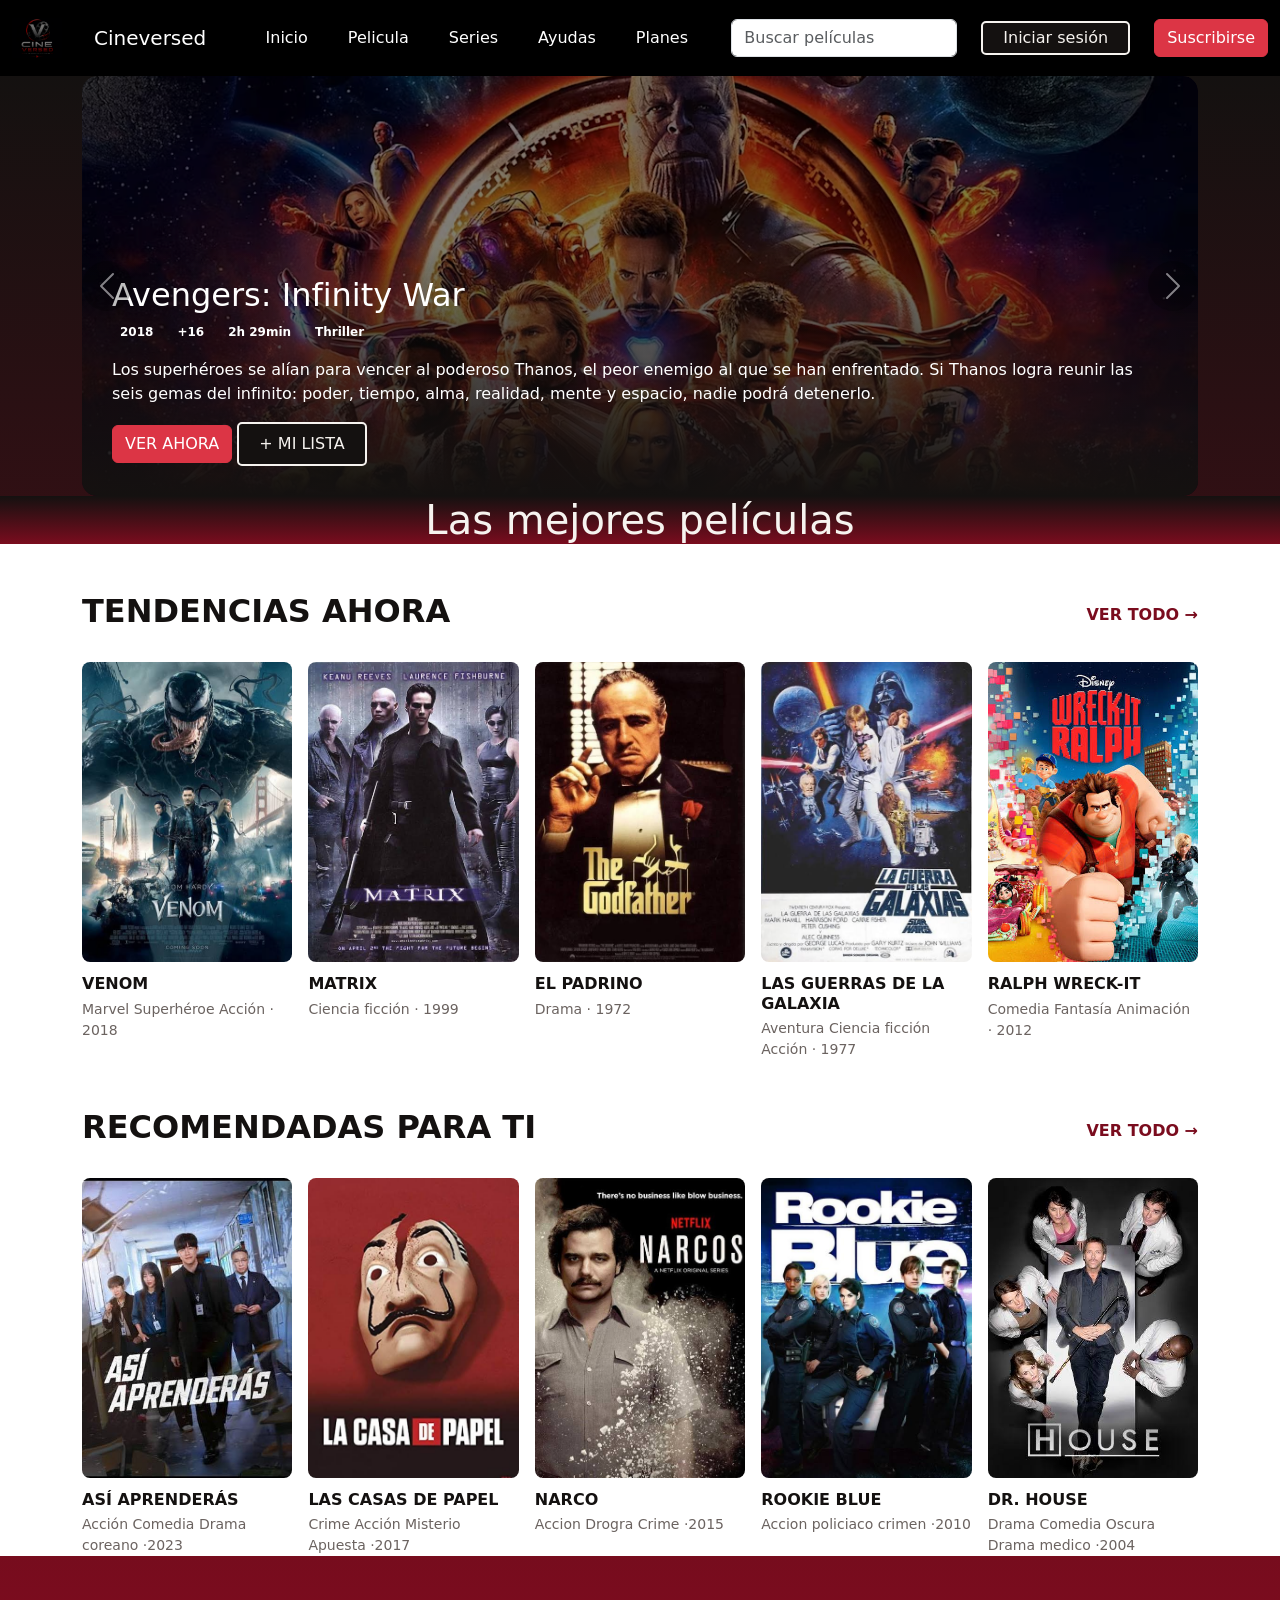
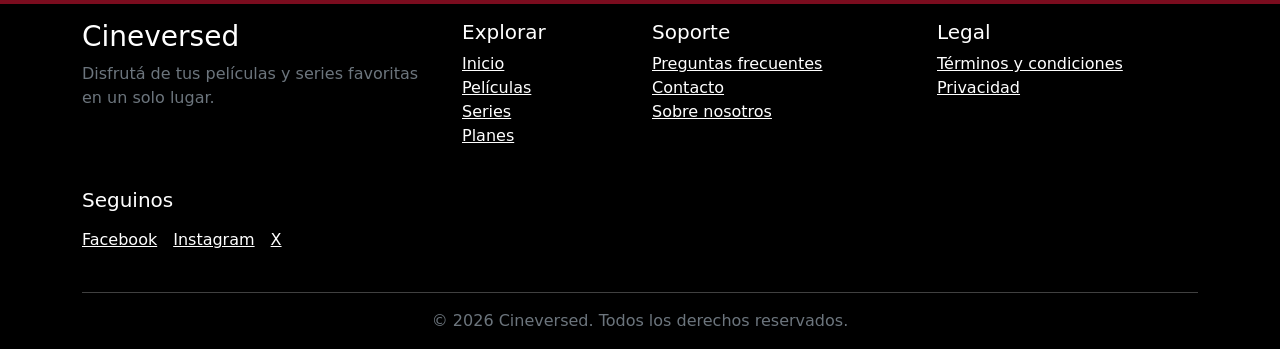
<file: index.html>
<!doctype html>
<html lang="es">
  <head>
    <meta charset="UTF-8" />
    <meta name="viewport" content="width=device-width, initial-scale=1.0" />
    <meta name="keywords" content="pagina de streaming" />
    <meta
      name="description"
      content="Página de streaming de películas y series"
    />
    <meta
      name="author"
      content="Aguilar Ali Abraham,Axel canavidez,gerónimo zubelza,Matías fiori"
    />
    <link rel="icon" href="img/700BD687-DCB7-4918-AD38-F5FC415C221A.png" />
    <title>cineversed</title>

    <link
      href="https://cdn.jsdelivr.net/npm/bootstrap@5.3.8/dist/css/bootstrap.min.css"
      rel="stylesheet"
      integrity="sha384-sRIl4kxILFvY47J16cr9ZwB07vP4J8+LH7qKQnuqkuIAvNWLzeN8tE5YBujZqJLB"
      crossorigin="anonymous"
    />
    <link rel="stylesheet" href="./css/style.css" />
  </head>
  <body class="d-flex flex-column min-vh-100">
    <header class="navbar-bg">
      <nav class="navbar navbar-expand-lg bg-black">
        <div class="container-fluid">
          <a class="navbar-brand d-flex align-items-center" href="index.html">
            <img
              class="navbar-brand got"
              src="img/700BD687-DCB7-4918-AD38-F5FC415C221A.png"
              alt="Logo"
            />
          </a>
          <a class="navbar-brand text-white" href="index.html">Cineversed</a>
          <button
            class="navbar-toggler"
            type="button"
            data-bs-toggle="collapse"
            data-bs-target="#navbarSupportedContent"
            aria-controls="navbarSupportedContent"
            aria-expanded="false"
            aria-label="Toggle navigation"
          >
            <span class="navbar-toggler-icon text-white"></span>
          </button>
          <div class="collapse navbar-collapse" id="navbarSupportedContent">
            <ul class="navbar-nav mx-auto gap-lg-4 text-center py-3 py-lg-0">
              <li class="nav-item">
                <a
                  class="nav-link active text-white"
                  aria-current="page"
                  href="index.html"
                  >Inicio</a
                >
              </li>
              <li class="nav-item">
                <a class="nav-link text-white" href="#peliculas">Pelicula</a>
              </li>
              <li class="nav-item">
                <a class="nav-link text-white" href="#series">Series</a>
              </li>
              <li class="nav-item">
                <a class="nav-link text-white" href="#">Ayudas</a>
              </li>
              <li class="nav-item">
                <a class="nav-link text-white" href="./page/planes.html"
                  >Planes</a
                >
              </li>
            </ul>
            <form class="d-flex align-items-center gap-4" role="search">
              <input
                class="form-control"
                type="search"
                placeholder="Buscar películas"
                aria-label="Buscar películas"
              />
              <a
                href="#"
                class="btn btn-outline-light btn-god gap-2 text-nowrap"
                data-bs-toggle="modal"
                data-bs-target="#exampleModal"
              >
                Iniciar sesión
              </a>
              <a href="#" class="btn btn-danger"> Suscribirse </a>
            </form>
          </div>
        </div>
      </nav>
    </header>
    <main class="flex-grow-1 contenedor-color">
      <section class="container">
        <div
          id="carouselExampleRide"
          class="carousel slide"
          data-bs-ride="true"
        >
          <div class="carousel-inner">
            <div class="carousel-item active contenedor-imagen">
              <img
                src="./img/avengers-infinity-war-poster.avif "
                class="d-block w-100"
                alt="..."
              />
              <div class="texto-imagen">
                <h2>Avengers: Infinity War</h2>
                <div class="d-flex gap-2 mb-3 flex-wrap">
                  <span class="badge-meta badge rounded-2 px-2 py-1">2018</span>
                  <span class="badge-meta badge rounded-2 px-2 py-1">+16</span>
                  <span class="badge-meta badge rounded-2 px-2 py-1"
                    >2h 29min</span
                  >
                  <span class="badge-meta badge rounded-2 px-2 py-1"
                    >Thriller</span
                  >
                </div>
                <p>
                  Los superhéroes se alían para vencer al poderoso Thanos, el
                  peor enemigo al que se han enfrentado. Si Thanos logra reunir
                  las seis gemas del infinito: poder, tiempo, alma, realidad,
                  mente y espacio, nadie podrá detenerlo.
                </p>
                <a class="btn btn-danger" href="./page/videos.html">VER AHORA</a>
                <a class="btn btn-outline-light btn-olo" href="#">+ MI LISTA</a>
              </div>
            </div>

            <div class="carousel-item contenedor-imagen">
              <img
                src="img/Masters_of_the_Air_key_art_graphic_header_4_1_show_home.jpg.og.jpg"
                class="d-block w-100 img"
                alt="..."
              />
              <div class="texto-imagen">
                <h2>Los Amos del Aire</h2>
                <div class="d-flex gap-2 mb-3 flex-wrap">
                  <span class="badge-meta badge rounded-2 px-2 py-1">2026</span>
                  <span class="badge-meta badge rounded-2 px-2 py-1">+16</span>
                  <span class="badge-meta badge rounded-2 px-2 py-1"
                    >56min</span
                  >
                  <span class="badge-meta badge rounded-2 px-2 py-1"
                    >Thriller</span
                  >
                </div>
                <p>
                  Una miniserie dramática de guerra estadounidense basada en las
                  acciones de la Octava Fuerza Aérea de las Fuerzas Aéreas del
                  Ejército de los Estados Unidos durante la Segunda Guerra
                  Mundial.
                </p>
                <a class="btn btn-danger" href="./page/">VER AHORA</a>
                <a class="btn btn-outline-light btn-olo" href="#">+ MI LISTA</a>
              </div>
            </div>

            <div class="carousel-item contenedor-imagen">
              <img src="img/asdsa.jpg" class="d-block w-100 img" alt="..." />
              <div class="texto-imagen">
                <h2>Spider-Man: Into the Spider-Verse</h2>
                <div class="d-flex gap-2 mb-3 flex-wrap">
                  <span class="badge-meta badge rounded-2 px-2 py-1">2018</span>
                  <span class="badge-meta badge rounded-2 px-2 py-1">+16</span>
                  <span class="badge-meta badge rounded-2 px-2 py-1"
                    >1h 57min</span
                  >
                  <span class="badge-meta badge rounded-2 px-2 py-1"
                    >Animación</span
                  >
                </div>
                <p>
                  Luego de ser mordido por una araña radioactiva, el joven Miles
                  Morales desarrolla misteriosos poderes que lo transforman en
                  el Hombre Araña. Ahora deberá usar sus nuevas habilidades ante
                  el malvado Kingpin, un enorme demente que puede abrir portales
                  hacia otros universos.
                </p>
                <a class="btn btn-danger" href="./page/videos2.html">VER AHORA</a>
                <a class="btn btn-outline-light btn-olo" href="#">+ MI LISTA</a>
              </div>
            </div>
          </div>
          <button
            class="carousel-control-prev"
            type="button"
            data-bs-target="#carouselExampleRide"
            data-bs-slide="prev"
          >
            <span class="carousel-control-prev-icon" aria-hidden="true"></span>
            <span class="visually-hidden">Previous</span>
          </button>
          <button
            class="carousel-control-next"
            type="button"
            data-bs-target="#carouselExampleRide"
            data-bs-slide="next"
          >
            <span class="carousel-control-next-icon" aria-hidden="true"></span>
            <span class="visually-hidden">Next</span>
          </button>
        </div>
      </section>
      <article class="bg-white">
        <div>
          <h1 class="text-center contenedor-h1">Las mejores películas</h1>
        </div>
        <section class="container my-5" id="peliculas">
          <div class="d-flex justify-content-between align-items-center mb-4">
            <h2 class="titulo-seccion">TENDENCIAS AHORA</h2>

            <a href="./page/error404.html" class="ver-todo"> VER TODO → </a>
          </div>

          <div class="row g-3">
            <div class="col-6 col-md-4 col-lg">
              <div class="pelicula-card">
                <div class="pelicula-img">
                  <img src="img/Venom.jpg" alt="Venom" />
                </div>

                <h5>VENOM</h5>
                <p>Marvel Superhéroe Acción · 2018</p>
              </div>
            </div>

            <div class="col-6 col-md-4 col-lg">
              <div class="pelicula-card">
                <div class="pelicula-img">
                  <img src="img/Matrix.jpg" alt="Matrix" />
                </div>

                <h5>MATRIX</h5>
                <p>Ciencia ficción · 1999</p>
              </div>
            </div>

            <div class="col-6 col-md-4 col-lg">
              <div class="pelicula-card">
                <div class="pelicula-img">
                  <img src="img/the-godfather.jpg" alt="El Padrino" />
                </div>

                <h5>EL PADRINO</h5>
                <p>Drama · 1972</p>
              </div>
            </div>

            <div class="col-6 col-md-4 col-lg">
              <div class="pelicula-card">
                <div class="pelicula-img">
                  <img
                    src="img/Las Gerra Galaxia Star Wars.jpg"
                    alt="Las Guerras de la Galaxia"
                  />
                </div>

                <h5>LAS GUERRAS DE LA GALAXIA</h5>
                <p>Aventura Ciencia ficción Acción · 1977</p>
              </div>
            </div>

            <div class="col-6 col-md-4 col-lg">
              <div class="pelicula-card">
                <div class="pelicula-img">
                  <img src="img/Ralph wreck-it.jpg" alt="Ralph Wreck-It" />
                </div>

                <h5>RALPH WRECK-IT</h5>
                <p>Comedia Fantasía Animación · 2012</p>
              </div>
            </div>
          </div>
        </section>

        <section class="container my-5" id="series">
          <div class="d-flex justify-content-between align-items-center mb-4">
            <h2 class="titulo-seccion">RECOMENDADAS PARA TI</h2>

            <a href="#" class="ver-todo"> VER TODO → </a>
          </div>

          <div class="row g-3">
            <div class="col-6 col-md-4 col-lg">
              <div class="pelicula-card">
                <div class="pelicula-img">
                  <img src="img/Asi aprenderas.jpg" alt="Así aprenderás" />
                </div>

                <h5>ASÍ APRENDERÁS</h5>
                <p>Acción Comedia Drama coreano ·2023</p>
              </div>
            </div>

            <div class="col-6 col-md-4 col-lg">
              <div class="pelicula-card">
                <div class="pelicula-img">
                  <img
                    src="img/las casa de papel.jpg"
                    alt="Las Casas de Papel"
                  />
                </div>

                <h5>LAS CASAS DE PAPEL</h5>
                <p>Crime Acción Misterio Apuesta ·2017</p>
              </div>
            </div>

            <div class="col-6 col-md-4 col-lg">
              <div class="pelicula-card">
                <div class="pelicula-img">
                  <img src="img/Narcos.jpg" alt="Narcos" />
                </div>

                <h5>NARCO</h5>
                <p>Accion Drogra Crime ·2015</p>
              </div>
            </div>

            <div class="col-6 col-md-4 col-lg">
              <div class="pelicula-card">
                <div class="pelicula-img">
                  <img src="img/Rookie Blue.jpg" alt="Rookie Blue" />
                </div>

                <h5>ROOKIE BLUE</h5>
                <p>Accion policiaco crimen ·2010</p>
              </div>
            </div>

            <div class="col-6 col-md-4 col-lg">
              <div class="pelicula-card">
                <div class="pelicula-img">
                  <img src="img/DR.HOUSE.jpg" alt="DR. HOUSE" />
                </div>

                <h5>DR. HOUSE</h5>
                <p>Drama Comedia Oscura Drama medico ·2004</p>
              </div>
            </div>
          </div>
        </section>
      </article>
      </main>

      <footer class="footer bg-black text-white">
      <div class="container py-3">
        <div class="row">
          <div class="col-md-4 mb-4">
            <h3 class="logo"><span></span>Cineversed</h3>

            <p class="text-secondary">
              Disfrutá de tus películas y series favoritas en un solo lugar.
            </p>
          </div>

          <div class="col-md-2 col-6 mb-4">
            <h5>Explorar</h5>

            <ul class="list-unstyled">
              <li><a class="text-white" href="index.html">Inicio</a></li>
              <li><a class="text-white" href="#peliculas">Películas</a></li>
              <li><a class="text-white" href="#series">Series</a></li>
              <li>
                <a class="text-white" href="./page/planes.html">Planes</a>
              </li>
            </ul>
          </div>

          <div class="col-md-3 col-6 mb-4">
            <h5>Soporte</h5>

            <ul class="list-unstyled">
              <li>
                <a class="text-white" href="./page/pregutas.html"
                  >Preguntas frecuentes</a
                >
              </li>
              <li>
                <a class="text-white" href="./page/error404.html">Contacto</a>
              </li>
              <li>
                <a class="text-white" href="./page/Sobre nosotros.html"
                  >Sobre nosotros</a
                >
              </li>
            </ul>
          </div>

          <div class="col-md-3 col-6 mb-4">
            <h5>Legal</h5>

            <ul class="list-unstyled">
              <li>
                <a class="text-white" href="./page/error404.html"
                  >Términos y condiciones</a
                >
              </li>
              <li>
                <a class="text-white" href="./page/error404.html">Privacidad</a>
              </li>
            </ul>
          </div>

          <div class="col-md-3 mb-4">
            <h5>Seguinos</h5>

            <div class="d-flex gap-3 mt-3">
              <a class="text-white social" href="./page/error404.html">
                Facebook
              </a>

              <a class="text-white social" href="./page/error404.html">
                Instagram
              </a>

              <a class="text-white social" href="./page/error404.html"> X </a>
            </div>
          </div>
        </div>
        <hr />

        <div
          class="d-flex justify-content-between align-items-center flex-wrap"
        >
          <p class="mb-0 text-secondary mx-auto">
            © 2026 Cineversed. Todos los derechos reservados.
          </p>
        </div>
      </div>
      </footer>
      <script
      src="https://cdn.jsdelivr.net/npm/bootstrap@5.3.8/dist/js/bootstrap.bundle.min.js"
      integrity="sha384-FKyoEForCGlyvwx9Hj09JcYn3nv7wiPVlz7YYwJrWVcXK/BmnVDxM+D2scQbITxI"
      crossorigin="anonymous"
    ></script>
    <div
      class="modal fade"
      id="exampleModal"
      tabindex="-1"
      aria-labelledby="exampleModalLabel"
      aria-hidden="true"
    >
      <div class="modal-dialog">
        <div class="modal-content contenedor-color text-white">
          <div class="modal-header">
            <h1 class="modal-title fs-5" id="exampleModalLabel">
              Iniciar Sesion
            </h1>
            <button
              type="button"
              class="btn-close"
              data-bs-dismiss="modal"
              aria-label="Close"
            ></button>
          </div>
          <div class="modal-body">
            <form action="./page/error404.html">
              <div class="mb-3">
                <label for="exampleInputEmail1" class="form-label"
                  >Email</label
                >
                <input
                  type="email"
                  class="form-control"
                  id="exampleInputEmail1"
                  aria-describedby="emailHelp"
                  required
                />
               
              </div>
              <div class="mb-3">
                <label for="exampleInputPassword1" class="form-label"
                  >contraseña</label
                >
                <input
                  type="password"
                  class="form-control"
                  id="exampleInputPassword1" 
                  required
                />
              </div>
            
              <button type="submit" class="btn btn-primary">Iniciar Sesion</button>
            </form>
          </div>
        </div>
      </div>
    </div>
  </body>
</html>
</file>
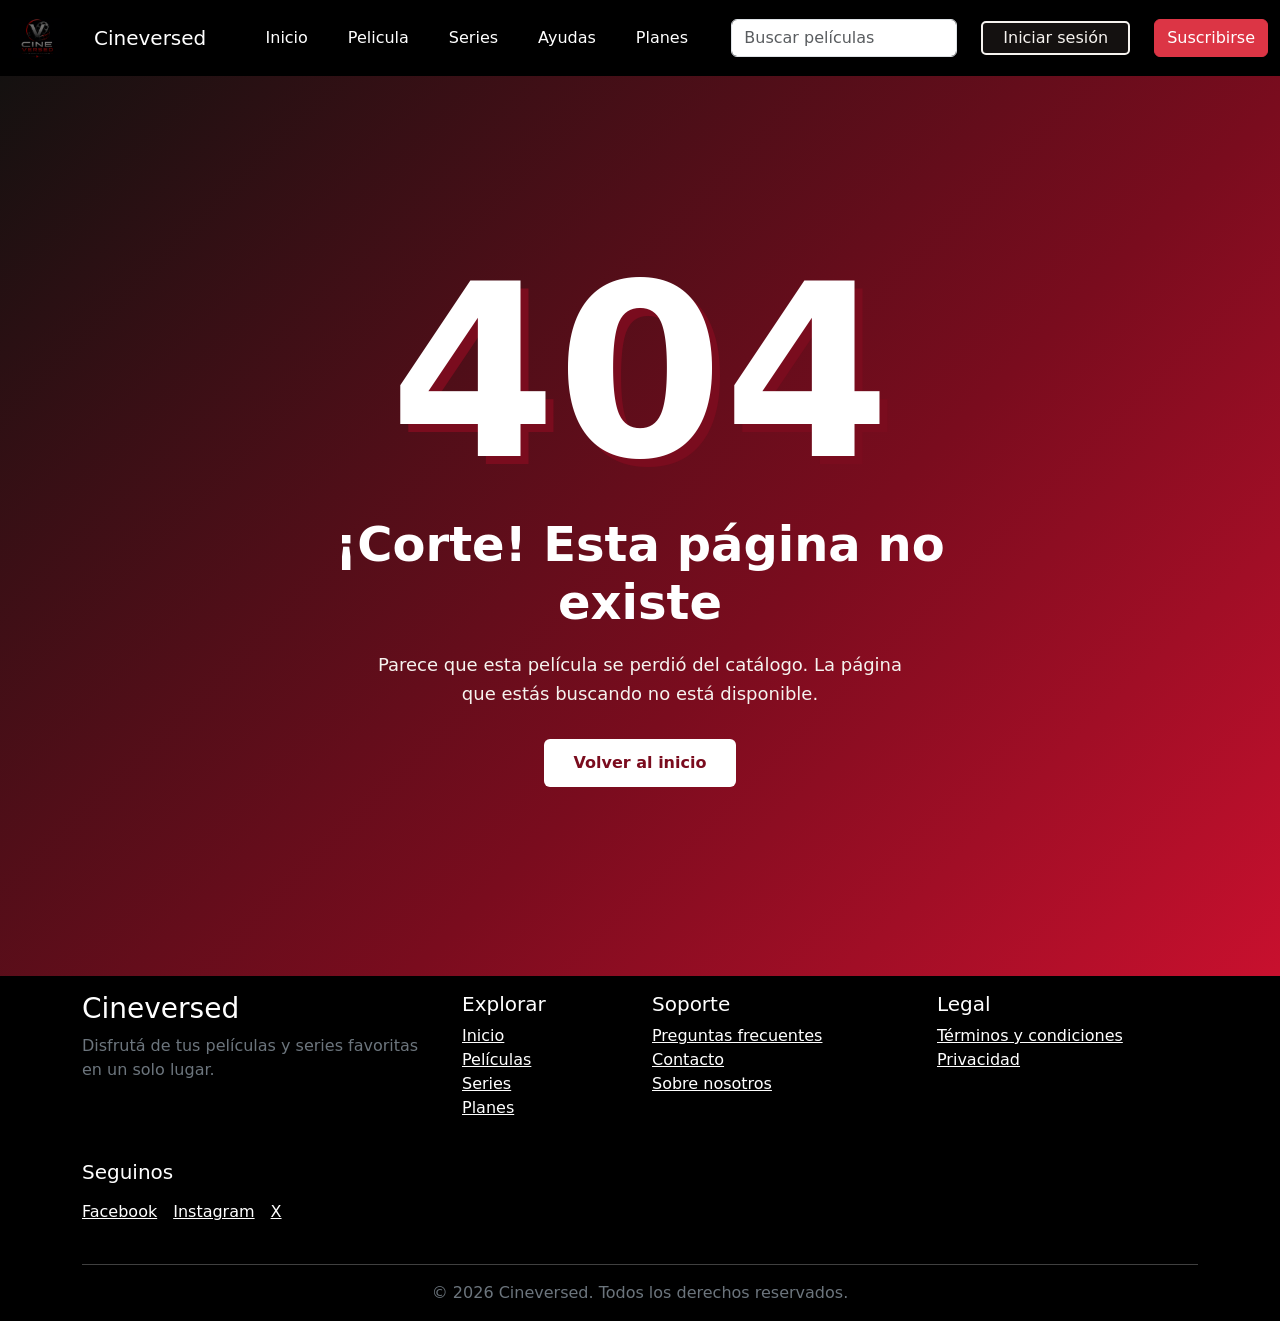
<file: page/error404.html>
<!doctype html>
<html lang="es">
  <head>
    <meta charset="UTF-8" />
    <meta name="viewport" content="width=device-width, initial-scale=1.0" />
    <meta name="keywords" content="pagina de streaming" />
    <meta
      name="description"
      content="Página de streaming de películas y series"
    />
    <meta
      name="author"
      content="Aguilar Ali Abraham,Axel canavidez,gerónimo zubelza,Matías fiori"
    />
    <link rel="icon" href="../img/700BD687-DCB7-4918-AD38-F5FC415C221A.png" />

    <title>cineversed</title>

    <link
      href="https://cdn.jsdelivr.net/npm/bootstrap@5.3.8/dist/css/bootstrap.min.css"
      rel="stylesheet"
      integrity="sha384-sRIl4kxILFvY47J16cr9ZwB07vP4J8+LH7qKQnuqkuIAvNWLzeN8tE5YBujZqJLB"
      crossorigin="anonymous"
    />
    <link rel="stylesheet" href="../css/style.css" />
  </head>
  <body class="d-flex flex-column min-vh-100">
    <header class="navbar-bg">
      <nav class="navbar navbar-expand-lg bg-black">
        <div class="container-fluid">
          <a
            class="navbar-brand d-flex align-items-center"
            href="../index.html"
          >
            <img
              class="navbar-brand got"
              src="../img/700BD687-DCB7-4918-AD38-F5FC415C221A.png"
              alt="Logo"
            />
          </a>
          <a class="navbar-brand text-white" href="../index.html">Cineversed</a>
          <button
            class="navbar-toggler"
            type="button"
            data-bs-toggle="collapse"
            data-bs-target="#navbarSupportedContent"
            aria-controls="navbarSupportedContent"
            aria-expanded="false"
            aria-label="Toggle navigation"
          >
            <span class="navbar-toggler-icon"></span>
          </button>
          <div class="collapse navbar-collapse" id="navbarSupportedContent">
            <ul class="navbar-nav mx-auto gap-lg-4 text-center py-3 py-lg-0">
              <li class="nav-item">
                <a
                  class="nav-link active text-white text-nowrap"
                  aria-current="page"
                  data-bs-toggle="modal"
                  data-bs-target="#exampleModal"
                  href="../index.html"
                  >Inicio</a
                >
              </li>
              <li class="nav-item">
                <a class="nav-link text-white" href="../index.html#peliculas"
                  >Pelicula</a
                >
              </li>
              <li class="nav-item">
                <a class="nav-link text-white" href="../index.html#series"
                  >Series</a
                >
              </li>
              <li class="nav-item">
                <a class="nav-link text-white" href="#">Ayudas</a>
              </li>
              <li class="nav-item">
                <a class="nav-link text-white" href="./planes.html">Planes</a>
              </li>
            </ul>
            <form class="d-flex align-items-center gap-4" role="search">
              <input
                class="form-control"
                type="search"
                placeholder="Buscar películas"
                aria-label="Buscar películas"
              />
              <a
                href="#"
                class="btn btn-outline-light btn-god gap-2 text-nowrap"
                data-bs-toggle="modal"
                data-bs-target="#exampleModal"
              >
                Iniciar sesión
              </a>
              <a href="#" class="btn btn-danger"> Suscribirse </a>
            </form>
          </div>
        </div>
      </nav>
    </header>
    <main class="flex-grow-1 planes-section">
      <section class="error-404">
        <div class="error-contenido">
          <span class="error-numero">404</span>

          <h1>¡Corte! Esta página no existe</h1>

          <p>
            Parece que esta película se perdió del catálogo. La página que estás
            buscando no está disponible.
          </p>

          <a href="../index.html" class="btn btn-error"> Volver al inicio </a>
        </div>
      </section>
    </main>
    <footer class="footer bg-black text-white">
      <div class="container py-3">
        <div class="row">
          <div class="col-md-4 mb-4">
            <h3 class="logo"><span></span>Cineversed</h3>

            <p class="text-secondary">
              Disfrutá de tus películas y series favoritas en un solo lugar.
            </p>
          </div>

          <div class="col-md-2 col-6 mb-4">
            <h5>Explorar</h5>

            <ul class="list-unstyled">
              <li><a class="text-white" href="../index.html">Inicio</a></li>
              <li><a class="text-white" href="#peliculas">Películas</a></li>
              <li><a class="text-white" href="#series">Series</a></li>
              <li><a class="text-white" href="planes.html">Planes</a></li>
            </ul>
          </div>

          <div class="col-md-3 col-6 mb-4">
            <h5>Soporte</h5>

            <ul class="list-unstyled">
              <li>
                <a class="text-white" href="./pregutas.html"
                  >Preguntas frecuentes</a
                >
              </li>
              <li><a class="text-white" href="">Contacto</a></li>
              <li>
                <a class="text-white" href="Sobre nosotros.html"
                  >Sobre nosotros</a
                >
              </li>
            </ul>
          </div>

          <div class="col-md-3 col-6 mb-4">
            <h5>Legal</h5>

            <ul class="list-unstyled">
              <li>
                <a class="text-white" href="#">Términos y condiciones</a>
              </li>
              <li><a class="text-white" href="#">Privacidad</a></li>
            </ul>
          </div>

          <div class="col-md-3 mb-4">
            <h5>Seguinos</h5>

            <div class="d-flex gap-3 mt-3">
              <a class="text-white" href="#" class="social"> Facebook </a>

              <a class="text-white" href="#" class="social"> Instagram </a>

              <a class="text-white" href="#" class="social"> X </a>
            </div>
          </div>
        </div>
        <hr />

        <div
          class="d-flex justify-content-between align-items-center flex-wrap"
        >
          <p class="mb-0 text-secondary mx-auto">
            © 2026 Cineversed. Todos los derechos reservados.
          </p>
        </div>
      </div>
    </footer>
    <script
      src="https://cdn.jsdelivr.net/npm/bootstrap@5.3.8/dist/js/bootstrap.bundle.min.js"
      integrity="sha384-FKyoEForCGlyvwx9Hj09JcYn3nv7wiPVlz7YYwJrWVcXK/BmnVDxM+D2scQbITxI"
      crossorigin="anonymous"
    ></script>
    <div
      class="modal fade"
      id="exampleModal"
      tabindex="-1"
      aria-labelledby="exampleModalLabel"
      aria-hidden="true"
    >
      <div class="modal-dialog">
        <div class="modal-content contenedor-color text-white">
          <div class="modal-header">
            <h1 class="modal-title fs-5" id="exampleModalLabel">
              Iniciar Sesion
            </h1>
            <button
              type="button"
              class="btn-close"
              data-bs-dismiss="modal"
              aria-label="Close"
            ></button>
          </div>
          <div class="modal-body">
            <form action="./error404.html">
              <div class="mb-3">
                <label for="exampleInputEmail1" class="form-label">Email</label>
                <input
                  type="email"
                  class="form-control"
                  id="exampleInputEmail1"
                  aria-describedby="emailHelp"
                  required
                />
              </div>
              <div class="mb-3">
                <label for="exampleInputPassword1" class="form-label"
                  >contraseña</label
                >
                <input
                  type="password"
                  class="form-control"
                  id="exampleInputPassword1"
                  required
                />
              </div>

              <button type="submit" class="btn btn-primary">
                Iniciar Sesion
              </button>
            </form>
          </div>
        </div>
      </div>
    </div>
  </body>
</html>
</file>
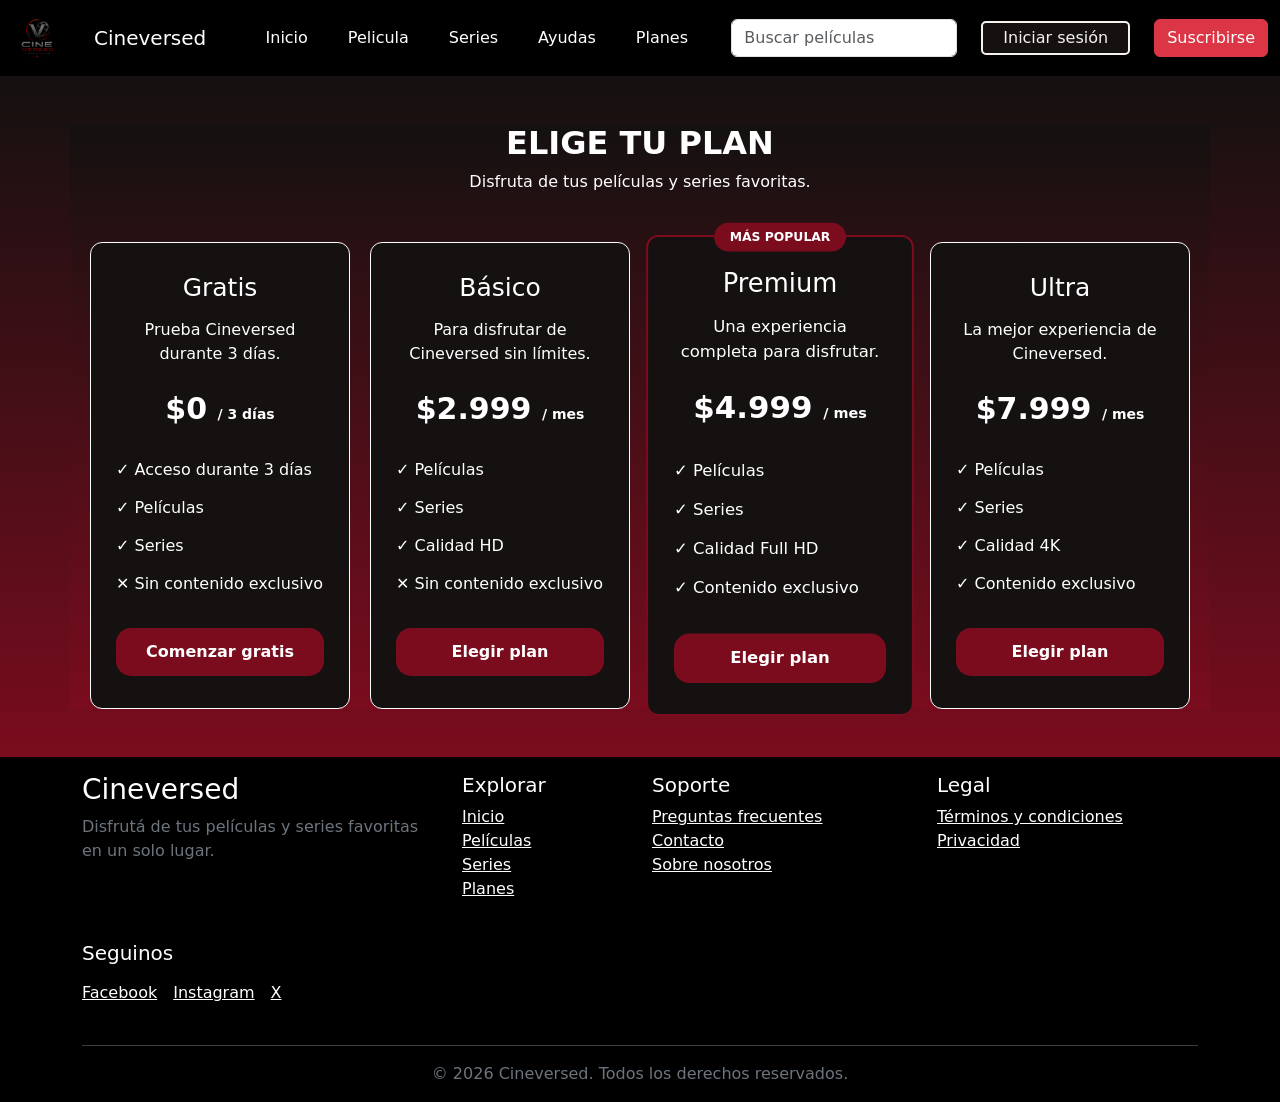
<file: page/planes.html>
<!doctype html>
<html lang="es">
  <head>
    <meta charset="UTF-8" />
    <meta name="viewport" content="width=device-width, initial-scale=1.0" />
    <meta name="keywords" content="pagina de streaming" />
    <meta
      name="description"
      content="Página de streaming de películas y series"
    />
    <meta
      name="author"
      content="Aguilar Ali Abraham,Axel canavidez,gerónimo zubelza,Matías fiori"
    />
    <link rel="icon" href="../img/700BD687-DCB7-4918-AD38-F5FC415C221A.png" />

    <title>cineversed</title>

    <link
      href="https://cdn.jsdelivr.net/npm/bootstrap@5.3.8/dist/css/bootstrap.min.css"
      rel="stylesheet"
      integrity="sha384-sRIl4kxILFvY47J16cr9ZwB07vP4J8+LH7qKQnuqkuIAvNWLzeN8tE5YBujZqJLB"
      crossorigin="anonymous"
    />
    <link rel="stylesheet" href="../css/style.css" />
  </head>
  <body class="d-flex flex-column min-vh-100">
    <header class="navbar-bg">
      <nav class="navbar navbar-expand-lg bg-black">
        <div class="container-fluid">
          <a
            class="navbar-brand d-flex align-items-center"
            href="../index.html"
          >
            <img
              class="navbar-brand got"
              src="../img/700BD687-DCB7-4918-AD38-F5FC415C221A.png"
              alt="Logo"
            />
          </a>
          <a class="navbar-brand text-white" href="../index.html">Cineversed</a>
          <button
            class="navbar-toggler"
            type="button"
            data-bs-toggle="collapse"
            data-bs-target="#navbarSupportedContent"
            aria-controls="navbarSupportedContent"
            aria-expanded="false"
            aria-label="Toggle navigation"
          >
            <span class="navbar-toggler-icon"></span>
          </button>
          <div class="collapse navbar-collapse" id="navbarSupportedContent">
            <ul class="navbar-nav mx-auto gap-lg-4 text-center py-3 py-lg-0">
              <li class="nav-item">
                <a
                  class="nav-link active text-white"
                  aria-current="page"
                  data-bs-toggle="modal"
                  data-bs-target="#exampleModal"
                  href="../index.html"
                  >Inicio</a
                >
              </li>
              <li class="nav-item">
                <a class="nav-link text-white" href="../index.html#peliculas"
                  >Pelicula</a
                >
              </li>
              <li class="nav-item">
                <a class="nav-link text-white" href="../index.html#series"
                  >Series</a
                >
              </li>
              <li class="nav-item">
                <a class="nav-link text-white" href="#">Ayudas</a>
              </li>
              <li class="nav-item">
                <a class="nav-link text-white" href="./planes.html">Planes</a>
              </li>
            </ul>
            <form class="d-flex align-items-center gap-4" role="search">
              <input
                class="form-control"
                type="search"
                placeholder="Buscar películas"
                aria-label="Buscar películas"
              />
              <a
                href="#"
                class="btn btn-outline-light btn-god gap-2 text-nowrap"
                data-bs-toggle="modal"
                data-bs-target="#exampleModal"
              >
                Iniciar sesión
              </a>
              <a href="#" class="btn btn-danger"> Suscribirse </a>
            </form>
          </div>
        </div>
      </nav>
    </header>

    <main class="flex-grow-1 planes-section">
      <section class="container my-5 planes-section">
        <div class="text-center mb-5">
          <h2 class="titulo-planes">ELIGE TU PLAN</h2>
          <p class="subtitulo-planes">
            Disfruta de tus películas y series favoritas.
          </p>
        </div>

        <div class="planes-container">
          <div class="plan-card">
            <h3>Gratis</h3>

            <p class="plan-descripcion">Prueba Cineversed durante 3 días.</p>

            <div class="precio">
              $0
              <span>/ 3 días</span>
            </div>

            <ul>
              <li>✓ Acceso durante 3 días</li>
              <li>✓ Películas</li>
              <li>✓ Series</li>
              <li>✕ Sin contenido exclusivo</li>
            </ul>

            <a href="#" class="btn-plan"> Comenzar gratis </a>
          </div>

          <div class="plan-card">
            <h3>Básico</h3>

            <p class="plan-descripcion">
              Para disfrutar de Cineversed sin límites.
            </p>

            <div class="precio">
              $2.999
              <span>/ mes</span>
            </div>

            <ul>
              <li>✓ Películas</li>
              <li>✓ Series</li>
              <li>✓ Calidad HD</li>
              <li>✕ Sin contenido exclusivo</li>
            </ul>

            <a href="#" class="btn-plan"> Elegir plan </a>
          </div>

          <div class="plan-card plan-destacado">
            <div class="plan-popular">MÁS POPULAR</div>

            <h3>Premium</h3>

            <p class="plan-descripcion">
              Una experiencia completa para disfrutar.
            </p>

            <div class="precio">
              $4.999
              <span>/ mes</span>
            </div>

            <ul>
              <li>✓ Películas</li>
              <li>✓ Series</li>
              <li>✓ Calidad Full HD</li>
              <li>✓ Contenido exclusivo</li>
            </ul>

            <a href="#" class="btn-plan"> Elegir plan </a>
          </div>

          <div class="plan-card">
            <h3>Ultra</h3>

            <p class="plan-descripcion">La mejor experiencia de Cineversed.</p>

            <div class="precio">
              $7.999
              <span>/ mes</span>
            </div>

            <ul>
              <li>✓ Películas</li>
              <li>✓ Series</li>
              <li>✓ Calidad 4K</li>
              <li>✓ Contenido exclusivo</li>
            </ul>

            <a href="#" class="btn-plan"> Elegir plan </a>
          </div>
        </div>
      </section>
    </main>
    <footer class="footer bg-black text-white">
      <div class="container py-3">
        <div class="row">
          <div class="col-md-4 mb-4">
            <h3 class="logo"><span></span>Cineversed</h3>

            <p class="text-secondary">
              Disfrutá de tus películas y series favoritas en un solo lugar.
            </p>
          </div>

          <div class="col-md-2 col-6 mb-4">
            <h5>Explorar</h5>

            <ul class="list-unstyled">
              <li><a class="text-white" href="../index.html">Inicio</a></li>
              <li><a class="text-white" href="#peliculas">Películas</a></li>
              <li><a class="text-white" href="#series">Series</a></li>
              <li><a class="text-white" href="planes.html">Planes</a></li>
            </ul>
          </div>

          <div class="col-md-3 col-6 mb-4">
            <h5>Soporte</h5>

            <ul class="list-unstyled">
              <li>
                <a class="text-white" href="./pregutas.html"
                  >Preguntas frecuentes</a
                >
              </li>
              <li><a class="text-white" href="#">Contacto</a></li>
              <li>
                <a class="text-white" href="Sobre nosotros.html"
                  >Sobre nosotros</a
                >
              </li>
            </ul>
          </div>

          <div class="col-md-3 col-6 mb-4">
            <h5>Legal</h5>

            <ul class="list-unstyled">
              <li>
                <a class="text-white" href="#">Términos y condiciones</a>
              </li>
              <li><a class="text-white" href="#">Privacidad</a></li>
            </ul>
          </div>

          <div class="col-md-3 mb-4">
            <h5>Seguinos</h5>

            <div class="d-flex gap-3 mt-3">
              <a class="text-white social" href="#"> Facebook </a>

              <a class="text-white social" href="#"> Instagram </a>

              <a class="text-white social" href="#"> X </a>
            </div>
          </div>
        </div>
        <hr />

        <div
          class="d-flex justify-content-between align-items-center flex-wrap"
        >
          <p class="mb-0 text-secondary mx-auto">
            © 2026 Cineversed. Todos los derechos reservados.
          </p>
        </div>
      </div>
    </footer>

    <script
      src="https://cdn.jsdelivr.net/npm/bootstrap@5.3.8/dist/js/bootstrap.bundle.min.js"
      integrity="sha384-FKyoEForCGlyvwx9Hj09JcYn3nv7wiPVlz7YYwJrWVcXK/BmnVDxM+D2scQbITxI"
      crossorigin="anonymous"
    ></script>

    <div
      class="modal fade"
      id="exampleModal"
      tabindex="-1"
      aria-labelledby="exampleModalLabel"
      aria-hidden="true"
    >
      <div class="modal-dialog">
        <div class="modal-content contenedor-color text-white">
          <div class="modal-header">
            <h1 class="modal-title fs-5" id="exampleModalLabel">
              Iniciar Sesion
            </h1>
            <button
              type="button"
              class="btn-close"
              data-bs-dismiss="modal"
              aria-label="Close"
            ></button>
          </div>
          <div class="modal-body">
            <form action="./page/error404.html">
              <div class="mb-3">
                <label for="exampleInputEmail1" class="form-label">Email</label>
                <input
                  type="email"
                  class="form-control"
                  id="exampleInputEmail1"
                  aria-describedby="emailHelp"
                  required
                />
              </div>
              <div class="mb-3">
                <label for="exampleInputPassword1" class="form-label"
                  >contraseña</label
                >
                <input
                  type="password"
                  class="form-control"
                  id="exampleInputPassword1"
                  required
                />
              </div>

              <button type="submit" class="btn btn-primary">
                Iniciar Sesion
              </button>
            </form>
          </div>
        </div>
      </div>
    </div>
  </body>
</html>
</file>
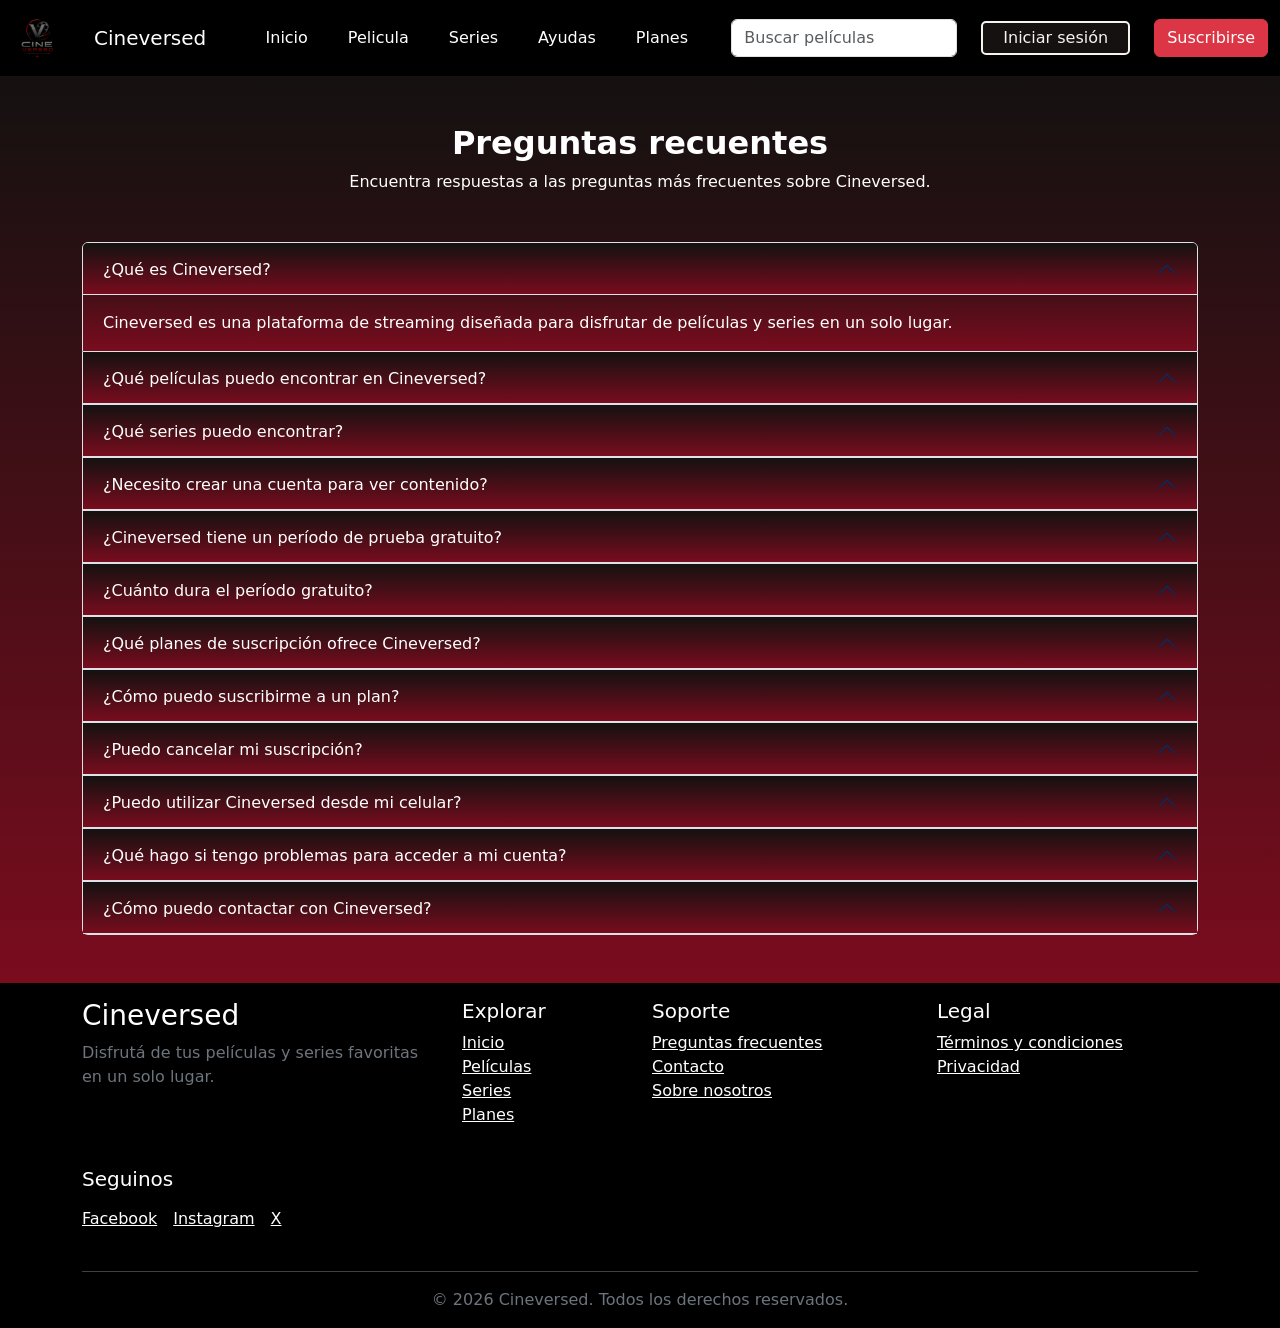
<file: page/pregutas.html>
<!doctype html>
<html lang="es">
  <head>
    <meta charset="UTF-8" />
    <meta name="viewport" content="width=device-width, initial-scale=1.0" />
    <meta name="keywords" content="pagina de streaming" />
    <meta
      name="description"
      content="Página de streaming de películas y series"
    />
    <meta
      name="author"
      content="Aguilar Ali Abraham,Axel canavidez,gerónimo zubelza,Matías fiori"
    />
    <link rel="icon" href="../img/700BD687-DCB7-4918-AD38-F5FC415C221A.png" />

    <title>cineversed</title>

    <link
      href="https://cdn.jsdelivr.net/npm/bootstrap@5.3.8/dist/css/bootstrap.min.css"
      rel="stylesheet"
      integrity="sha384-sRIl4kxILFvY47J16cr9ZwB07vP4J8+LH7qKQnuqkuIAvNWLzeN8tE5YBujZqJLB"
      crossorigin="anonymous"
    />
    <link rel="stylesheet" href="../css/style.css" />
  </head>
  <body class="d-flex flex-column min-vh-100">
    <header class="navbar-bg">
      <nav class="navbar navbar-expand-lg bg-black">
        <div class="container-fluid">
          <a
            class="navbar-brand d-flex align-items-center"
            href="../index.html"
          >
            <img
              class="navbar-brand got"
              src="../img/700BD687-DCB7-4918-AD38-F5FC415C221A.png"
              alt="Logo"
            />
          </a>
          <a class="navbar-brand text-white" href="../index.html">Cineversed</a>
          <button
            class="navbar-toggler"
            type="button"
            data-bs-toggle="collapse"
            data-bs-target="#navbarSupportedContent"
            aria-controls="navbarSupportedContent"
            aria-expanded="false"
            aria-label="Toggle navigation"
          >
            <span class="navbar-toggler-icon"></span>
          </button>
          <div class="collapse navbar-collapse" id="navbarSupportedContent">
            <ul class="navbar-nav mx-auto gap-lg-4 text-center py-3 py-lg-0">
              <li class="nav-item">
                <a
                  class="nav-link active text-white"
                  aria-current="page"
                  href="../index.html"
                  >Inicio</a
                >
              </li>
              <li class="nav-item">
                <a class="nav-link text-white" href="../index.html#peliculas"
                  >Pelicula</a
                >
              </li>
              <li class="nav-item">
                <a class="nav-link text-white" href="../index.html#series"
                  >Series</a
                >
              </li>
              <li class="nav-item">
                <a class="nav-link text-white" href="#">Ayudas</a>
              </li>
              <li class="nav-item">
                <a class="nav-link text-white" href="./planes.html">Planes</a>
              </li>
            </ul>
            <form class="d-flex align-items-center gap-4" role="search">
              <input
                class="form-control"
                type="search"
                placeholder="Buscar películas"
                aria-label="Buscar películas"
              />
              <a
                href="#"
                class="btn btn-outline-light btn-god gap-2 text-nowrap"
                data-bs-toggle="modal"
                data-bs-target="#exampleModal"
              >
                Iniciar sesión
              </a>
              <a href="#" class="btn btn-danger"> Suscribirse </a>
            </form>
          </div>
        </div>
      </nav>
    </header>
    <main class="flex-grow-1 planes-section">
      <section class="container py-5">
        <div class="text-center mb-5">
          <h2 class="fw-bold">Preguntas recuentes</h2>
          <p>
            Encuentra respuestas a las preguntas más frecuentes sobre
            Cineversed.
          </p>
        </div>

        <div class="accordion" id="accordionExample">
          <div class="accordion-item planes-section">
            <h2 class="accordion-header">
              <button
                class="accordion-button planes-section text-white"
                type="button"
                data-bs-toggle="collapse"
                data-bs-target="#pregunta1"
                aria-expanded="true"
                aria-controls="pregunta1"
              >
                ¿Qué es Cineversed?
              </button>
            </h2>
            <div
              id="pregunta1"
              class="accordion-collapse collapse show"
              data-bs-parent="#accordionpreguntas"
            >
              <div class="accordion-body">
                Cineversed es una plataforma de streaming diseñada para
                disfrutar de películas y series en un solo lugar.
              </div>
            </div>
          </div>

          <div class="accordion-item planes-section">
            <h2 class="accordion-header">
              <button
                class="accordion-button planes-section text-white"
                type="button"
                data-bs-toggle="collapse"
                data-bs-target="#pregunta2"
              >
                ¿Qué películas puedo encontrar en Cineversed?
              </button>
            </h2>
            <div
              id="pregunta2"
              class="accordion-collapse collapse"
              data-bs-parent="#accordionPreguntas"
            >
              <div class="accordion-body">
                Cineversed cuenta con diferentes géneros de películas para que
                puedas encontrar contenido de acuerdo con tus gustos
              </div>
            </div>
          </div>

          <div class="accordion-item planes-section">
            <h2 class="accordion-header">
              <button
                class="accordion-button planes-section text-white"
                type="button"
                data-bs-toggle="collapse"
                data-bs-target="#pregunta3"
              >
                ¿Qué series puedo encontrar?
              </button>
            </h2>
            <div
              id="pregunta3"
              class="accordion-collapse collapse"
              data-bs-parent="#accordionPregutas"
            >
              <div class="accordion-body">
                Puedes encontrar diferentes series y contenido organizado para
                facilitar la búsqueda.
              </div>
            </div>
          </div>

          <div class="accordion-item planes-section">
            <h2 class="accordion-header">
              <button
                class="accordion-button planes-section text-white"
                type="button"
                data-bs-toggle="collapse"
                data-bs-target="#pregunta4"
              >
                ¿Necesito crear una cuenta para ver contenido?
              </button>
            </h2>
            <div
              id="pregunta4"
              class="accordion-collapse collapse"
              data-bs-parent="#accordionPreguntas"
            >
              <div class="accordion-body">
                Para acceder a las funciones y contenidos de Cineversed, puedes
                registrarte utilizando la opción de iniciar sesión o
                suscribirte.
              </div>
            </div>
          </div>

          <div class="accordion-item planes-section">
            <h2 class="accordion-header">
              <button
                class="accordion-button planes-section text-white"
                type="button"
                data-bs-toggle="collapse"
                data-bs-target="#pregunta5"
              >
                ¿Cineversed tiene un período de prueba gratuito?
              </button>
            </h2>
            <div
              id="pregunta5"
              class="accordion-collapse collapse"
              data-bs-parent="#accordionPreguntas"
            >
              <div class="accordion-body">
                Sí. Cineversed ofrece un plan gratuito para que puedas probar la
                plataforma antes de contratar un plan de pago.
              </div>
            </div>
          </div>

          <div class="accordion-item planes-section">
            <h2 class="accordion-header">
              <button
                class="accordion-button planes-section text-white"
                type="button"
                data-bs-toggle="collapse"
                data-bs-target="#pregunta6"
              >
                ¿Cuánto dura el período gratuito?
              </button>
            </h2>
            <div
              id="pregunta6"
              class="accordion-collapse collapse"
              data-bs-parent="#accordionPreguntas"
            >
              <div class="accordion-body">
                El período de prueba gratuito tiene una duración de 3 días.
              </div>
            </div>
          </div>

          <div class="accordion-item planes-section">
            <h2 class="accordion-header">
              <button
                class="accordion-button planes-section text-white"
                type="button"
                data-bs-toggle="collapse"
                data-bs-target="#pregunta7"
              >
                ¿Qué planes de suscripción ofrece Cineversed?
              </button>
            </h2>
            <div
              id="pregunta7"
              class="accordion-collapse collapse"
              data-bs-parent="#accordionPreguntas"
            >
              <div class="accordion-body">
                Cineversed cuenta con cuatro planes: uno gratuito durante 3 días
                y tres planes de pago con diferentes características.
              </div>
            </div>
          </div>

          <div class="accordion-item planes-section">
            <h2 class="accordion-header">
              <button
                class="accordion-button planes-section text-white"
                type="button"
                data-bs-toggle="collapse"
                data-bs-target="#pregunta8"
              >
                ¿Cómo puedo suscribirme a un plan?
              </button>
            </h2>
            <div
              id="pregunta8"
              class="accordion-collapse collapse"
              data-bs-parent="#accordionPreguntas"
            >
              <div class="accordion-body">
                Puedes ingresar a la sección de Planes y seleccionar el plan que
                mejor se adapte a tus necesidades.
              </div>
            </div>
          </div>

          <div class="accordion-item planes-section">
            <h2 class="accordion-header">
              <button
                class="accordion-button planes-section text-white"
                type="button"
                data-bs-toggle="collapse"
                data-bs-target="#pregunta9"
              >
                ¿Puedo cancelar mi suscripción?
              </button>
            </h2>
            <div
              id="pregunta9"
              class="accordion-collapse collapse"
              data-bs-parent="#accordionPregunta9"
            >
              <div class="accordion-body">
                La cancelación de la suscripción dependerá de las condiciones
                establecidas para cada plan.
              </div>
            </div>
          </div>

          <div class="accordion-item planes-section">
            <h2 class="accordion-header">
              <button
                class="accordion-button planes-section text-white"
                type="button"
                data-bs-toggle="collapse"
                data-bs-target="#pregunta10"
              >
                ¿Puedo utilizar Cineversed desde mi celular?
              </button>
            </h2>
            <div
              id="pregunta10"
              class="accordion-collapse collapse"
              data-bs-parent="#accordionPreguntas"
            >
              <div class="accordion-body">
                Sí. La página está diseñada para adaptarse a diferentes tamaños
                de pantalla, incluyendo celulares, tablets y computadoras.
              </div>
            </div>
          </div>

          <div class="accordion-item planes-section">
            <h2 class="accordion-header">
              <button
                class="accordion-button planes-section text-white"
                type="button"
                data-bs-toggle="collapse"
                data-bs-target="#pregunta11"
              >
                ¿Qué hago si tengo problemas para acceder a mi cuenta?
              </button>
            </h2>
            <div
              id="pregunta11"
              class="accordion-collapse collapse"
              data-bs-parent="#accordionPregunta11"
            >
              <div class="accordion-body">
                Si tienes problemas para acceder, revisa tus datos de inicio de
                sesión. Si el problema continúa, puedes comunicarte con el
                equipo de soporte.
              </div>
            </div>
          </div>

          <div class="accordion-item planes-section">
            <h2 class="accordion-header">
              <button
                class="accordion-button planes-section text-white"
                type="button"
                data-bs-toggle="collapse"
                data-bs-target="#pregunta12"
              >
                ¿Cómo puedo contactar con Cineversed?
              </button>
            </h2>
            <div
              id="pregunta12"
              class="accordion-collapse collapse"
              data-bs-parent="#accordionPreguntas"
            >
              <div class="accordion-body">
                Puedes comunicarte con Cineversed mediante la sección de
                contacto disponible en la página.
              </div>
            </div>
          </div>
        </div>
      </section>
    </main>
    <footer class="footer bg-black text-white">
      <div class="container py-3">
        <div class="row">
          <div class="col-md-4 mb-4">
            <h3 class="logo"><span></span>Cineversed</h3>

            <p class="text-secondary">
              Disfrutá de tus películas y series favoritas en un solo lugar.
            </p>
          </div>

          <div class="col-md-2 col-6 mb-4">
            <h5>Explorar</h5>

            <ul class="list-unstyled">
              <li><a class="text-white" href="../index.html">Inicio</a></li>
              <li><a class="text-white" href="#peliculas">Películas</a></li>
              <li><a class="text-white" href="#series">Series</a></li>
              <li><a class="text-white" href="planes.html">Planes</a></li>
            </ul>
          </div>

          <div class="col-md-3 col-6 mb-4">
            <h5>Soporte</h5>

            <ul class="list-unstyled">
              <li>
                <a class="text-white" href="./pregutas.html"
                  >Preguntas frecuentes</a
                >
              </li>
              <li>
                <a class="text-white" href="../page/error404.html">Contacto</a>
              </li>
              <li>
                <a class="text-white" href="Sobre nosotros.html"
                  >Sobre nosotros</a
                >
              </li>
            </ul>
          </div>

          <div class="col-md-3 col-6 mb-4">
            <h5>Legal</h5>

            <ul class="list-unstyled">
              <li>
                <a class="text-white" href="../page/error404.html"
                  >Términos y condiciones</a
                >
              </li>
              <li>
                <a class="text-white" href="../page/error404.html"
                  >Privacidad</a
                >
              </li>
            </ul>
          </div>

          <div class="col-md-3 mb-4">
            <h5>Seguinos</h5>

            <div class="d-flex gap-3 mt-3">
              <a class="text-white social" href="#"> Facebook </a>

              <a class="text-white social" href="#"> Instagram </a>

              <a class="text-white social" href="#"> X </a>
            </div>
          </div>
        </div>
        <hr />

        <div
          class="d-flex justify-content-between align-items-center flex-wrap"
        >
          <p class="mb-0 text-secondary mx-auto">
            © 2026 Cineversed. Todos los derechos reservados.
          </p>
        </div>
      </div>
    </footer>

    <script
      src="https://cdn.jsdelivr.net/npm/bootstrap@5.3.8/dist/js/bootstrap.bundle.min.js"
      integrity="sha384-FKyoEForCGlyvwx9Hj09JcYn3nv7wiPVlz7YYwJrWVcXK/BmnVDxM+D2scQbITxI"
      crossorigin="anonymous"
    ></script>
    <div
      class="modal fade"
      id="exampleModal"
      tabindex="-1"
      aria-labelledby="exampleModalLabel"
      aria-hidden="true"
    >
      <div class="modal-dialog">
        <div class="modal-content contenedor-color text-white">
          <div class="modal-header">
            <h1 class="modal-title fs-5" id="exampleModalLabel">
              Iniciar Sesion
            </h1>
            <button
              type="button"
              class="btn-close"
              data-bs-dismiss="modal"
              aria-label="Close"
            ></button>
          </div>
          <div class="modal-body">
            <form action="./page/error404.html">
              <div class="mb-3">
                <label for="exampleInputEmail1" class="form-label">Email</label>
                <input
                  type="email"
                  class="form-control"
                  id="exampleInputEmail1"
                  aria-describedby="emailHelp"
                  required
                />
              </div>
              <div class="mb-3">
                <label for="exampleInputPassword1" class="form-label"
                  >contraseña</label
                >
                <input
                  type="password"
                  class="form-control"
                  id="exampleInputPassword1"
                  required
                />
              </div>

              <button type="submit" class="btn btn-primary">
                Iniciar Sesion
              </button>
            </form>
          </div>
        </div>
      </div>
    </div>
  </body>
</html>
</file>
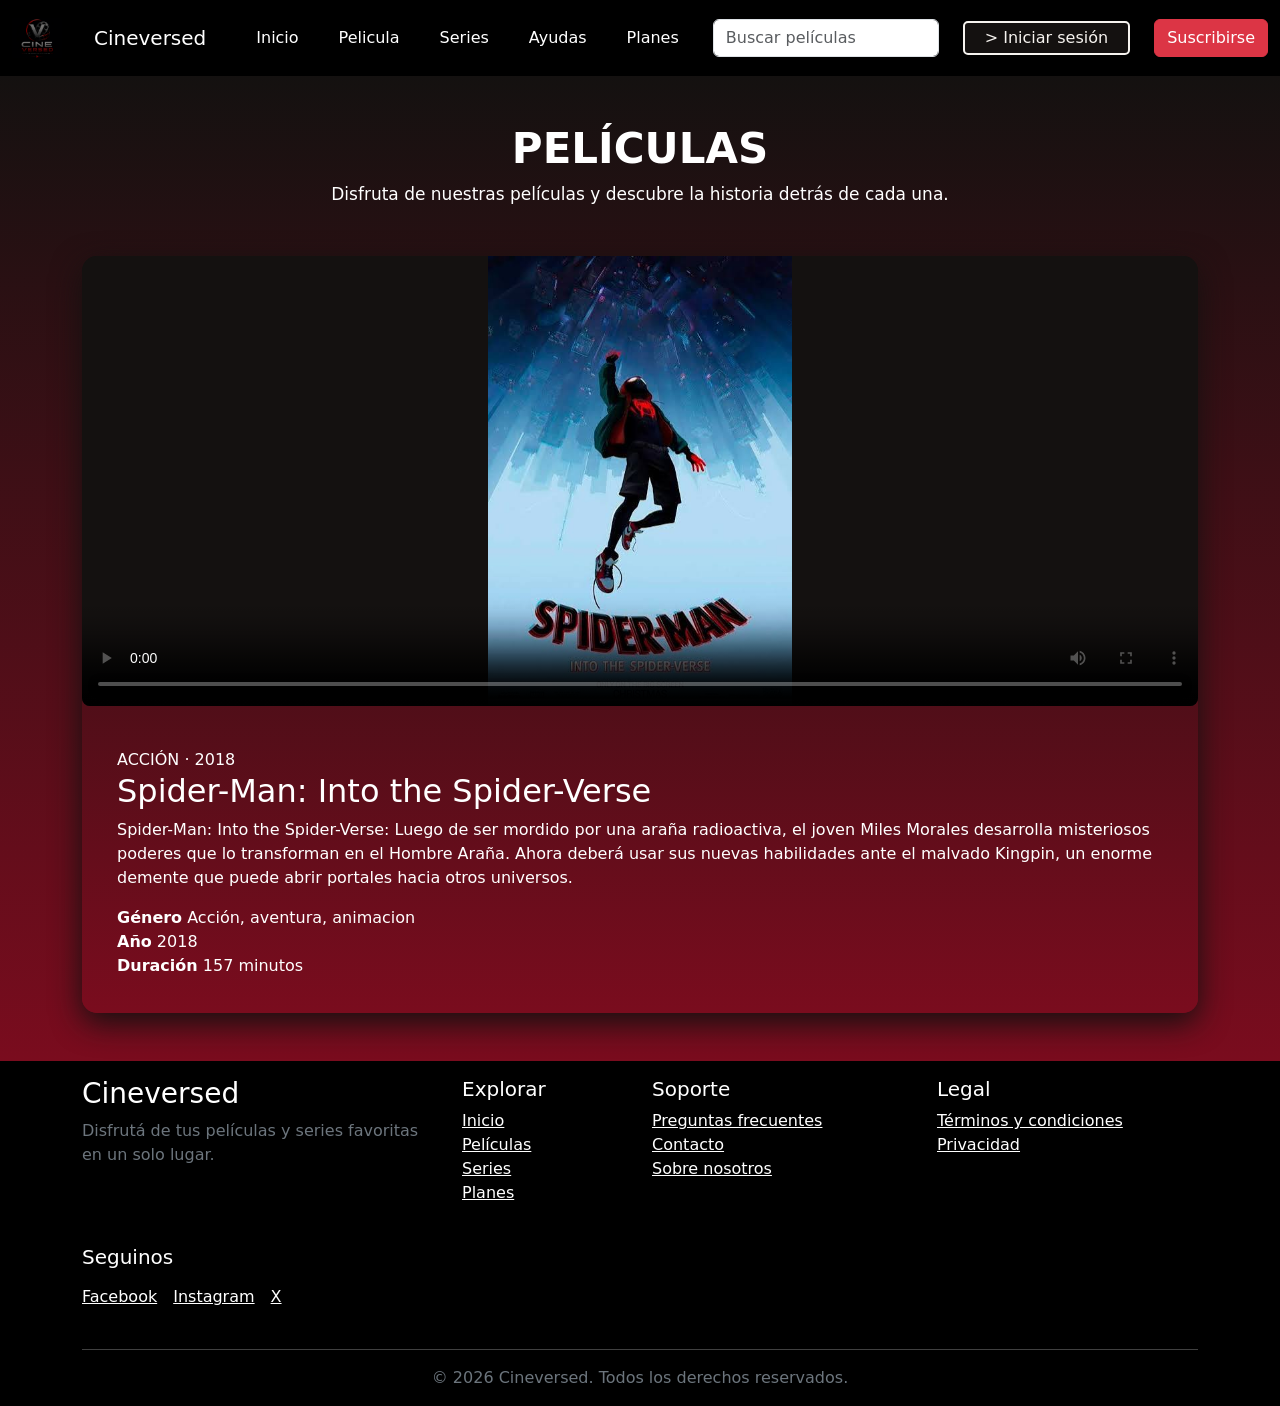
<file: page/videos2.html>
<!doctype html>
<html lang="es">
  <head>
    <meta charset="UTF-8" />
    <meta name="viewport" content="width=device-width, initial-scale=1.0" />
    <meta name="keywords" content="pagina de streaming" />
    <meta
      name="description"
      content="Página de streaming de películas y series"
    />
    <meta
      name="author"
      content="Aguilar Ali Abraham,Axel canavidez,gerónimo zubelza,Matías fiori"
    />
    <link rel="icon" href="img/700BD687-DCB7-4918-AD38-F5FC415C221A.png" />
    <title>cineversed</title>

    <link
      href="https://cdn.jsdelivr.net/npm/bootstrap@5.3.8/dist/css/bootstrap.min.css"
      rel="stylesheet"
      integrity="sha384-sRIl4kxILFvY47J16cr9ZwB07vP4J8+LH7qKQnuqkuIAvNWLzeN8tE5YBujZqJLB"
      crossorigin="anonymous"
    />
    <link rel="stylesheet" href="../css/style.css" />
  </head>
  <body class="d-flex flex-column min-vh-100">
    <header class="navbar-bg">
      <nav class="navbar navbar-expand-lg bg-black">
        <div class="container-fluid">
          <a
            class="navbar-brand d-flex align-items-center"
            href="../index.html"
          >
            <img
              class="navbar-brand got"
              src="../img/700BD687-DCB7-4918-AD38-F5FC415C221A.png"
              alt="Logo"
            />
          </a>
          <a class="navbar-brand text-white" href="../index.html">Cineversed</a>
          <button
            class="navbar-toggler"
            type="button"
            data-bs-toggle="collapse"
            data-bs-target="#navbarSupportedContent"
            aria-controls="navbarSupportedContent"
            aria-expanded="false"
            aria-label="Toggle navigation"
          >
            <span class="navbar-toggler-icon text-white"></span>
          </button>
          <div class="collapse navbar-collapse" id="navbarSupportedContent">
            <ul class="navbar-nav mx-auto gap-lg-4 text-center py-3 py-lg-0">
              <li class="nav-item">
                <a
                  class="nav-link active text-white"
                  aria-current="page"
                  href="../index.html"
                  >Inicio</a
                >
              </li>
              <li class="nav-item">
                <a class="nav-link text-white" href="#peliculas">Pelicula</a>
              </li>
              <li class="nav-item">
                <a class="nav-link text-white" href="#series">Series</a>
              </li>
              <li class="nav-item">
                <a class="nav-link text-white" href="#">Ayudas</a>
              </li>
              <li class="nav-item">
                <a class="nav-link text-white" href="../page/planes.html"
                  >Planes</a
                >
              </li>
            </ul>
            <form class="d-flex align-items-center gap-4" role="search">
              <input
                class="form-control"
                type="search"
                placeholder="Buscar películas"
                aria-label="Buscar películas"
              />
              <a
                href="#"
                class="btn btn-outline-light btn-god gap-2 text-nowrap"
                data-bs-toggle="modal"
                data-bs-target="#exampleModal"
              >
                > Iniciar sesión
              </a>
              <a href="#" class="btn btn-danger"> Suscribirse </a>
            </form>
          </div>
        </div>
      </nav>
    </header>
    <main class="flex-grow-1 contenedor-color">
      <section class="container py-5">
        <div class="text-center mb-5">
          <h1 class="titulo-peliculas">PELÍCULAS</h1>

          <p class="texto-intro">
            Disfruta de nuestras películas y descubre la historia detrás de cada
            una.
          </p>
        </div>

        <article class="pelicula-principal">
          <div class="video-container">
            <video
              class="videos-img"
              controls
              poster="../img/Spider-man into the spider verse.jpg"
            >
              <source
                src="../video/SPIDER-MAN_ INTO THE SPIDER-VERSE - Official Teaser Trailer(720P_HD).mp4"
                type="video/mp4"
              />

              Tu navegador no puede reproducir este video.
            </video>
          </div>

          <div class="biografia-pelicula">
            <span class="categoria text-white"> ACCIÓN · 2018 </span>

            <h2 class="text-white">Spider-Man: Into the Spider-Verse</h2>

            <p class="text-white">
              Spider-Man: Into the Spider-Verse: Luego de ser mordido por una
              araña radioactiva, el joven Miles Morales desarrolla misteriosos
              poderes que lo transforman en el Hombre Araña. Ahora deberá usar
              sus nuevas habilidades ante el malvado Kingpin, un enorme demente
              que puede abrir portales hacia otros universos.
            </p>

            <div class="datos-pelicula">
              <div>
                <strong class="text-white">Género</strong>
                <span class="text-white">Acción, aventura, animacion</span>
              </div>

              <div>
                <strong class="text-white">Año</strong>
                <span class="text-white">2018</span>
              </div>

              <div>
                <strong class="text-white">Duración</strong>
                <span class="text-white">157 minutos</span>
              </div>
            </div>
          </div>
        </article>
      </section>
    </main>

    <footer class="footer bg-black text-white">
      <div class="container py-3">
        <div class="row">
          <div class="col-md-4 mb-4">
            <h3 class="logo"><span></span>Cineversed</h3>

            <p class="text-secondary">
              Disfrutá de tus películas y series favoritas en un solo lugar.
            </p>
          </div>

          <div class="col-md-2 col-6 mb-4">
            <h5>Explorar</h5>

            <ul class="list-unstyled">
              <li><a class="text-white" href="../index.html">Inicio</a></li>
              <li><a class="text-white" href="#peliculas">Películas</a></li>
              <li><a class="text-white" href="#series">Series</a></li>
              <li>
                <a class="text-white" href="../page/planes.html">Planes</a>
              </li>
            </ul>
          </div>

          <div class="col-md-3 col-6 mb-4">
            <h5>Soporte</h5>

            <ul class="list-unstyled">
              <li>
                <a class="text-white" href="../page/pregutas.html"
                  >Preguntas frecuentes</a
                >
              </li>
              <li>
                <a class="text-white" href="../page/error404.html">Contacto</a>
              </li>
              <li>
                <a class="text-white" href="../page/Sobre nosotros.html"
                  >Sobre nosotros</a
                >
              </li>
            </ul>
          </div>

          <div class="col-md-3 col-6 mb-4">
            <h5>Legal</h5>

            <ul class="list-unstyled">
              <li>
                <a class="text-white" href="../page/error404.html"
                  >Términos y condiciones</a
                >
              </li>
              <li>
                <a class="text-white" href="../page/error404.html"
                  >Privacidad</a
                >
              </li>
            </ul>
          </div>

          <div class="col-md-3 mb-4">
            <h5>Seguinos</h5>

            <div class="d-flex gap-3 mt-3">
              <a class="text-white social" href="../page/error404.html">
                Facebook
              </a>

              <a class="text-white social" href="../page/error404.html">
                Instagram
              </a>

              <a class="text-white social" href="../page/error404.html"> X </a>
            </div>
          </div>
        </div>
        <hr />

        <div
          class="d-flex justify-content-between align-items-center flex-wrap"
        >
          <p class="mb-0 text-secondary mx-auto">
            © 2026 Cineversed. Todos los derechos reservados.
          </p>
        </div>
      </div>
    </footer>
    <script
      src="https://cdn.jsdelivr.net/npm/bootstrap@5.3.8/dist/js/bootstrap.bundle.min.js"
      integrity="sha384-FKyoEForCGlyvwx9Hj09JcYn3nv7wiPVlz7YYwJrWVcXK/BmnVDxM+D2scQbITxI"
      crossorigin="anonymous"
    ></script>

    <div
      class="modal fade"
      id="exampleModal"
      tabindex="-1"
      aria-labelledby="exampleModalLabel"
      aria-hidden="true"
    >
      <div class="modal-dialog">
        <div class="modal-content contenedor-color text-white">
          <div class="modal-header">
            <h1 class="modal-title fs-5" id="exampleModalLabel">
              Iniciar Sesion
            </h1>
            <button
              type="button"
              class="btn-close"
              data-bs-dismiss="modal"
              aria-label="Close"
            ></button>
          </div>
          <div class="modal-body">
            <form action="./page/error404.html">
              <div class="mb-3">
                <label for="exampleInputEmail1" class="form-label">Email</label>
                <input
                  type="email"
                  class="form-control"
                  id="exampleInputEmail1"
                  aria-describedby="emailHelp"
                  required
                />
              </div>
              <div class="mb-3">
                <label for="exampleInputPassword1" class="form-label"
                  >contraseña</label
                >
                <input
                  type="password"
                  class="form-control"
                  id="exampleInputPassword1"
                  required
                />
              </div>

              <button type="submit" class="btn btn-primary">
                Iniciar Sesion
              </button>
            </form>
          </div>
        </div>
      </div>
    </div>
  </body>
</html>
</file>
<file: css/style.css>
:root {
  --rojo: #c8102e;
  --rojo-oscuro: #7a0c1e;
  --rojo-brasa: #e8493c;
  --blanco: #ffffff;
  --hueso: #f6f3ef;
  --negro: #141110;
  --gris: #6b6360;
}

.main {
  background-color: var(--negro);
}

.planes-section {
  background: linear-gradient(180deg, var(--negro), var(--rojo-oscuro));
}

.btn-god {
  background-color: var(--negro);
  color: var(--hueso);
  padding: 10px 20px;
  border-radius: 5px;
  text-align: center;
  line-height: 10px;
  object-fit: contain;
  border: 2px solid var(--hueso);
}

.btn-olo {
  background-color: var(--negro);
  color: var(--hueso);
  padding: 15px 20px;
  border: none;
  border-radius: 5px;
  text-align: center;
  line-height: 10px;
  object-fit: contain;
  border: 2px solid var(--hueso);
}
.contenedor-color {
  background: linear-gradient(180deg, var(--negro), var(--rojo-oscuro));
}

.btn-gof {
  display: inline-block;
  padding: 5px 5px;
  filter: brightness(50%);
}

.got {
  height: 50px;
  width: 50px;
  object-fit: cover;
  filter: brightness(50%);
}
.contenedor-h1 {
  color: var(--hueso);
  background: linear-gradient(180deg, var(--negro), var(--rojo-oscuro));
}

.contenedor-imagen {
  position: relative;
  height: 420px;
  overflow: hidden;
  border-radius: 15px;
}

.contenedor-imagen img {
  width: 100%;
  height: 500px;
  object-fit: cover;
  object-position: center;
  filter: brightness(50%);
  border-radius: 15px;
}

.carousel-control-prev,
.carousel-control-next {
  width: 50px;
  height: 50px;
  top: 50%;
  transform: translateY(-50%);
  background-color: rgba(0, 0, 0, 0.5);
  border-radius: 50%;
  z-index: 3;
}
.texto-imagen {
  position: absolute;
  z-index: 2;
  bottom: 0;
  left: 0;
  width: 100%;
  padding: 30px;
  color: var(--blanco);
  background: linear-gradient(transparent, var(--negro));
}
.titulo-seccion {
  font-size: 423;
  font-weight: 800;
  color: var(--negro);
}

.ver-todo {
  color: var(--rojo-oscuro);
  font-weight: bold;
  text-decoration: none;
}

.pelicula-card {
  cursor: pointer;
}

.pelicula-img {
  width: 100%;
  height: 300px;
  overflow: hidden;
  border-radius: 8px;
  background-color: var(--negro);
}

.pelicula-img img {
  width: 100%;
  height: 100%;
  object-fit: cover;
  transition: transform 0.3s ease;
}

.pelicula-card:hover .pelicula-img img {
  transform: scale(1.05);
}

.pelicula-card h5 {
  margin-top: 12px;
  margin-bottom: 5px;
  color: var(--negro);
  font-size: 16px;
  font-weight: bold;
}

.pelicula-card p {
  margin: 0;
  color: var(--gris);
  font-size: 14px;
}

.planes-section {
  color: var(--blanco);
}

.titulo-planes {
  font-size: 32px;
  font-weight: bold;
}

.subtitulo-planes {
  color: var(--blanco);
}

.planes-container {
  display: flex;
  justify-content: center;
  gap: 20px;
  flex-wrap: wrap;
}

.plan-card {
  position: relative;
  width: 260px;
  padding: 30px 25px;
  background: var(--negro);
  border: 1px solid var(--blanco);
  border-radius: 12px;
  text-align: center;
  transition:
    transform 0.3s ease,
    border-color 0.3s ease;
}

.plan-card:hover {
  transform: translateY(-8px);
  border-color: var(--rojo-oscuro);
}

.plan-card h3 {
  font-size: 25px;
  margin-bottom: 15px;
}

.plan-descripcion {
  color: var(--blanco);
  min-height: 45px;
}

.precio {
  font-size: 30px;
  font-weight: bold;
  color: var(--blanco);
  margin: 20px 0;
}

.precio span {
  font-size: 14px;
  color: var(--blanco);
}

.plan-card ul {
  list-style: none;
  padding: 0;
  text-align: left;
  margin-bottom: 25px;
}

.plan-card li {
  padding: 7px 0;
  color: var(--blanco);
}

.btn-plan {
  display: block;
  width: 100%;
  padding: 12px;
  background: var(--rojo-oscuro);
  color: var(--blanco);
  border-radius: 15px;
  text-decoration: none;
  font-weight: bold;
  transition: 0.3s;
}

.btn-plan:hover {
  background: var(--rojo-brasa);
  color: var(--blanco);
}

.plan-destacado {
  border: 2px solid #7a0c1e;
  transform: scale(1.03);
}

.plan-popular {
  position: absolute;
  top: -14px;
  left: 50%;
  transform: translateX(-50%);
  background: var(--rojo-oscuro);
  padding: 5px 15px;
  border-radius: 25px;
  font-size: 12px;
  font-weight: bold;
  white-space: nowrap;
}

.gode {
  border-radius: 20px;
  border: 5px solid var(--negro);
  padding: 20px 10px;
  background: linear-gradient(
    135deg,
    var(--negro) 0%,
    var(--rojo-oscuro) 60%,
    var(--rojo) 100%
  );
}

.titulo-equipo {
  color: var(--blanco);

  font-size: 36px;

  font-weight: 800;

  margin-bottom: 10px;
}

.descripcion-equipo {
  color: var(--gris);

  font-size: 17px;
}

.foto-persona {
  width: 140px;
  height: 140px;

  margin: 0 auto 20px;

  border-radius: 50%;

  overflow: hidden;

  border: 5px solid var(--rojo-oscuro);

  background-color: var(--blanco);
}

.foto-persona img {
  width: 100%;
  height: 100%;

  object-fit: cover;
}

.col-lg-3 h3 {
  color: var(--blanco);

  font-size: 24px;

  font-weight: 700;

  margin-bottom: 5px;
}

.cargo {
  display: inline-block;

  color: var(--rojo);

  font-weight: 700;

  margin-bottom: 12px;
}

.col-lg-3 p {
  max-width: 320px;

  margin: 0 auto;

  color: var(--gris);

  line-height: 1.6;
}

.error-404 {
  min-height: 100vh;
  display: flex;
  justify-content: center;
  align-items: center;
  text-align: center;
  padding: 30px;
  background: linear-gradient(
    135deg,
    var(--negro) 0%,
    var(--rojo-oscuro) 60%,
    var(--rojo) 100%
  );
  color: var(--blanco);
}

.error-contenido {
  max-width: 700px;
}

.error-numero {
  display: block;
  font-size: clamp(120px, 20vw, 240px);
  font-weight: 900;
  line-height: 0.9;
  color: var(--blanco);
  text-shadow: 8px 8px 0 var(--rojo-oscuro);
}

.error-contenido h1 {
  margin-top: 35px;
  font-size: clamp(28px, 5vw, 48px);
  font-weight: 800;
}

.error-contenido p {
  max-width: 550px;
  margin: 20px auto 30px;
  color: var(--hueso);
  font-size: 18px;
  line-height: 1.6;
}

.btn-error {
  display: inline-block;
  padding: 12px 30px;
  background-color: var(--blanco);
  color: var(--rojo-oscuro);
  border: none;
  border-radius: 6px;
  font-weight: bold;
  text-decoration: none;
  transition: all 0.3s ease;
}

.btn-error:hover {
  background-color: var(--rojo-brasa);
  color: var(--blanco);
  transform: translateY(-3px);
}

.titulo-peliculas {
  font-size: 42px;
  font-weight: 800;
  color: var(--blanco);
}
.texto-intro {
  color: var(--blanco);
  font-size: 17px;
}
.pelicula-principal {
  background: linear-gradient(180deg, var(--negro), var(--rojo-oscuro));
  border-radius: 15px;
  overflow: hidden;
  box-shadow: 0 10px 30px var(--negro);
}
.videos-img {
  width: 100%;
  height: 450px;
  overflow: hidden;
  border-radius: 8px;
  background-color: var(--negro);
}
.videos-img img {
  width: 100%;
  height: 100%;
  object-fit: cover;
  transition: transform 0.3s ease;
}
.videos-contenedor {
  width: 100%;
  background-color: var(--negro);
}
.videos-contenedor video {
  display: block;
  width: 100%;
  max-height: 600px;
  object-fit: contain;
}

.biografia-pelicula {
  padding: 35px;
}
</file>
